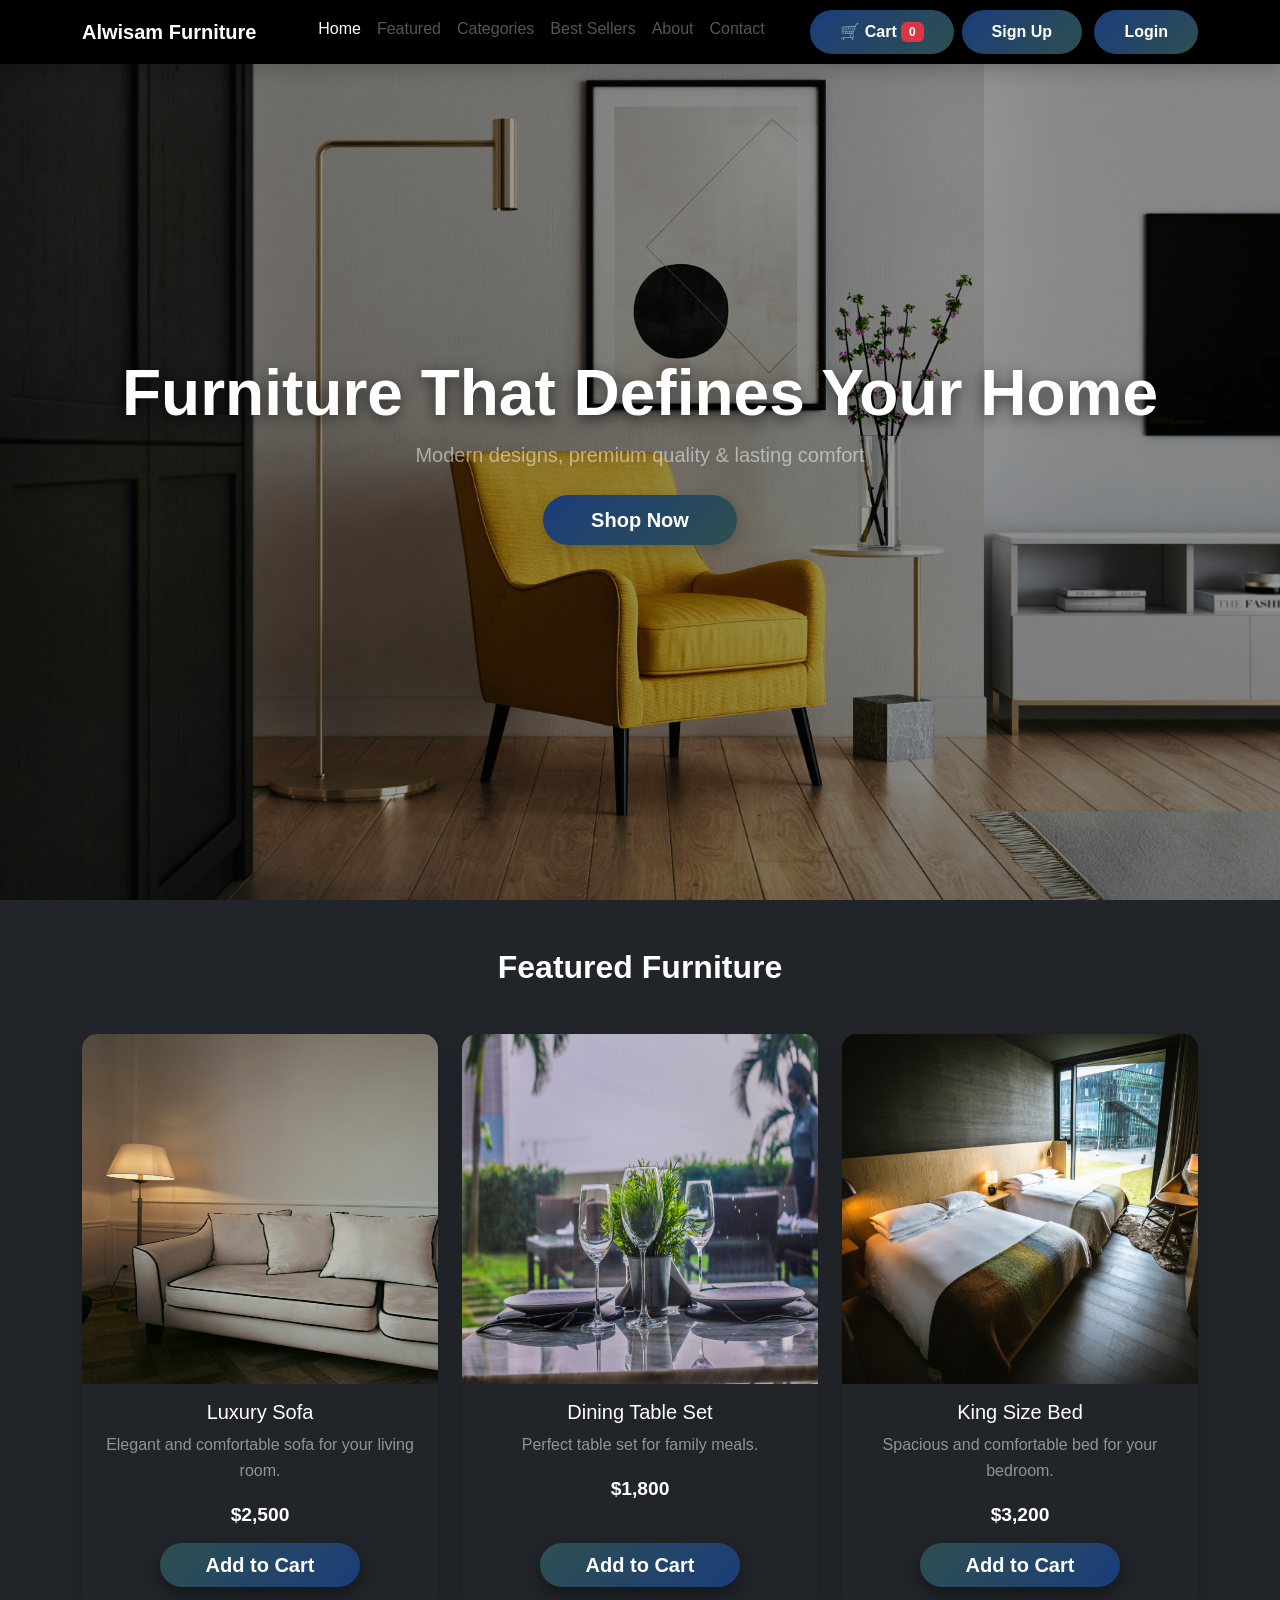
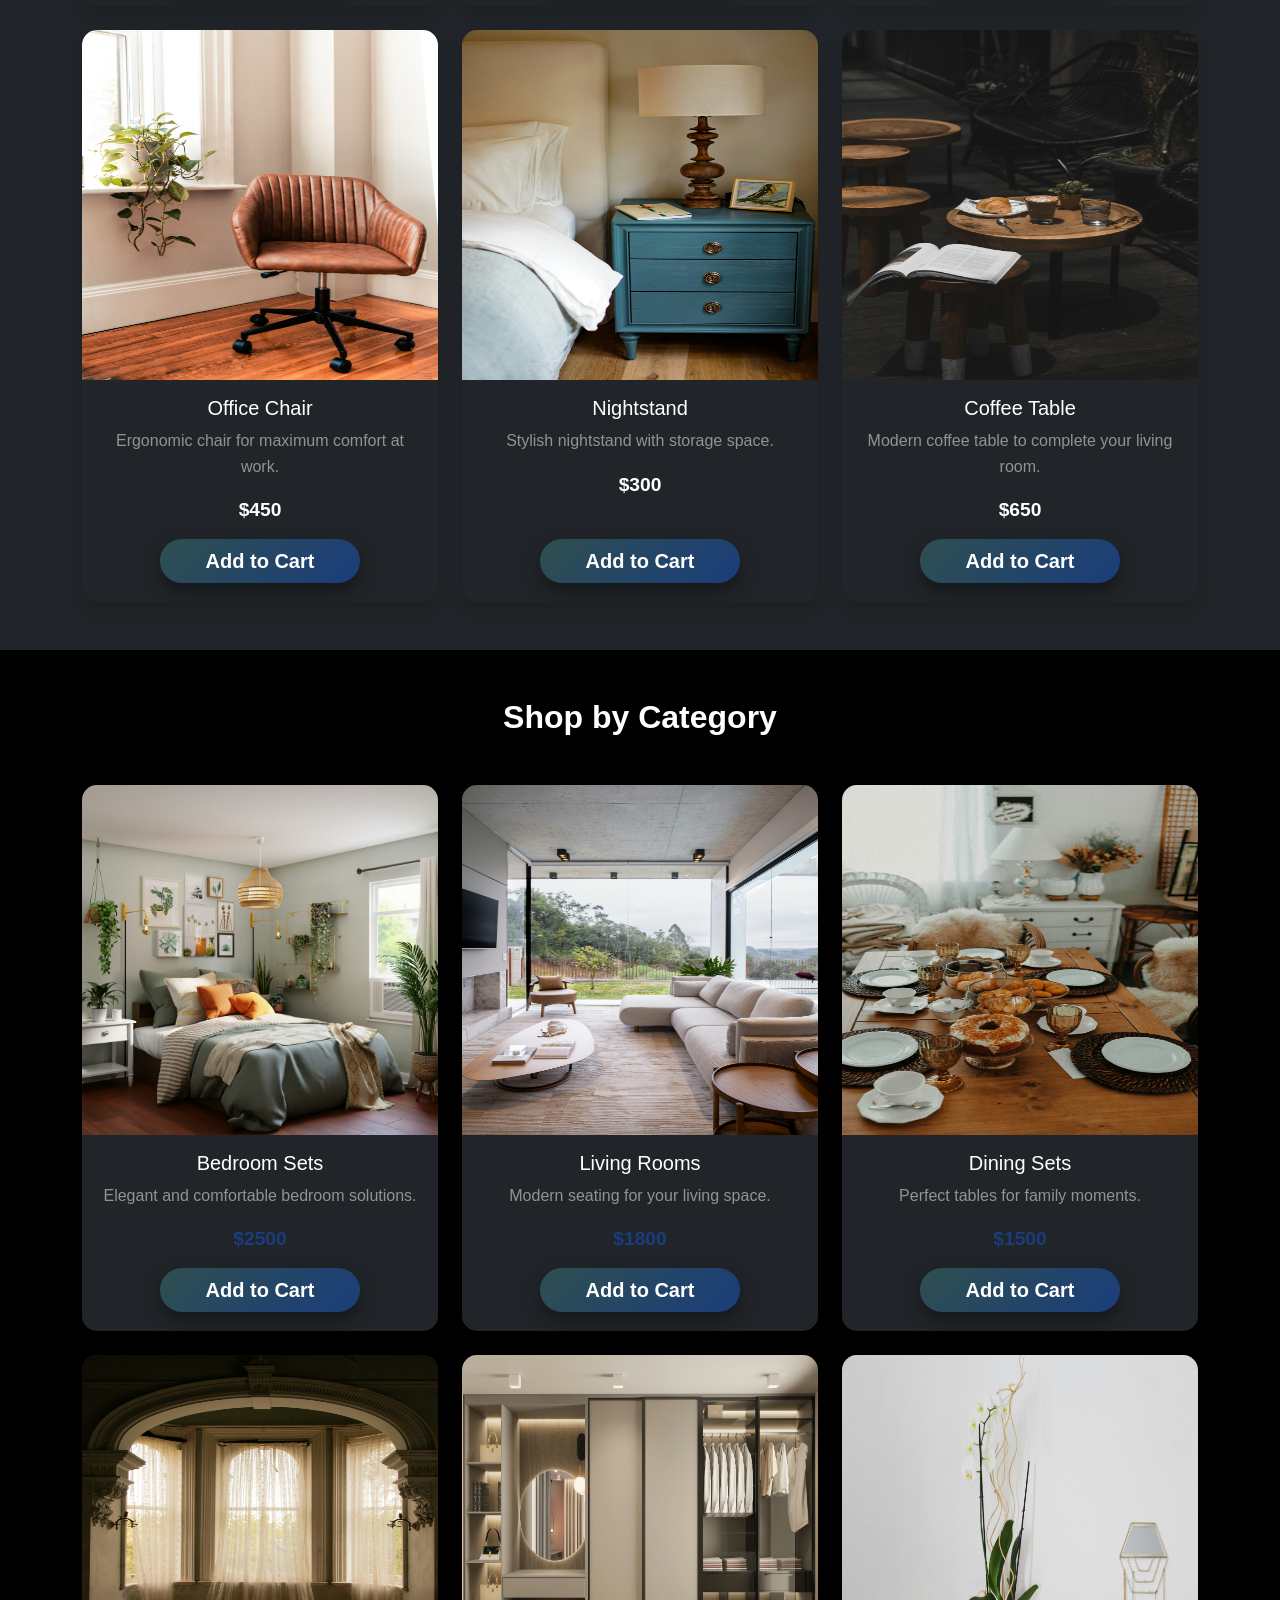
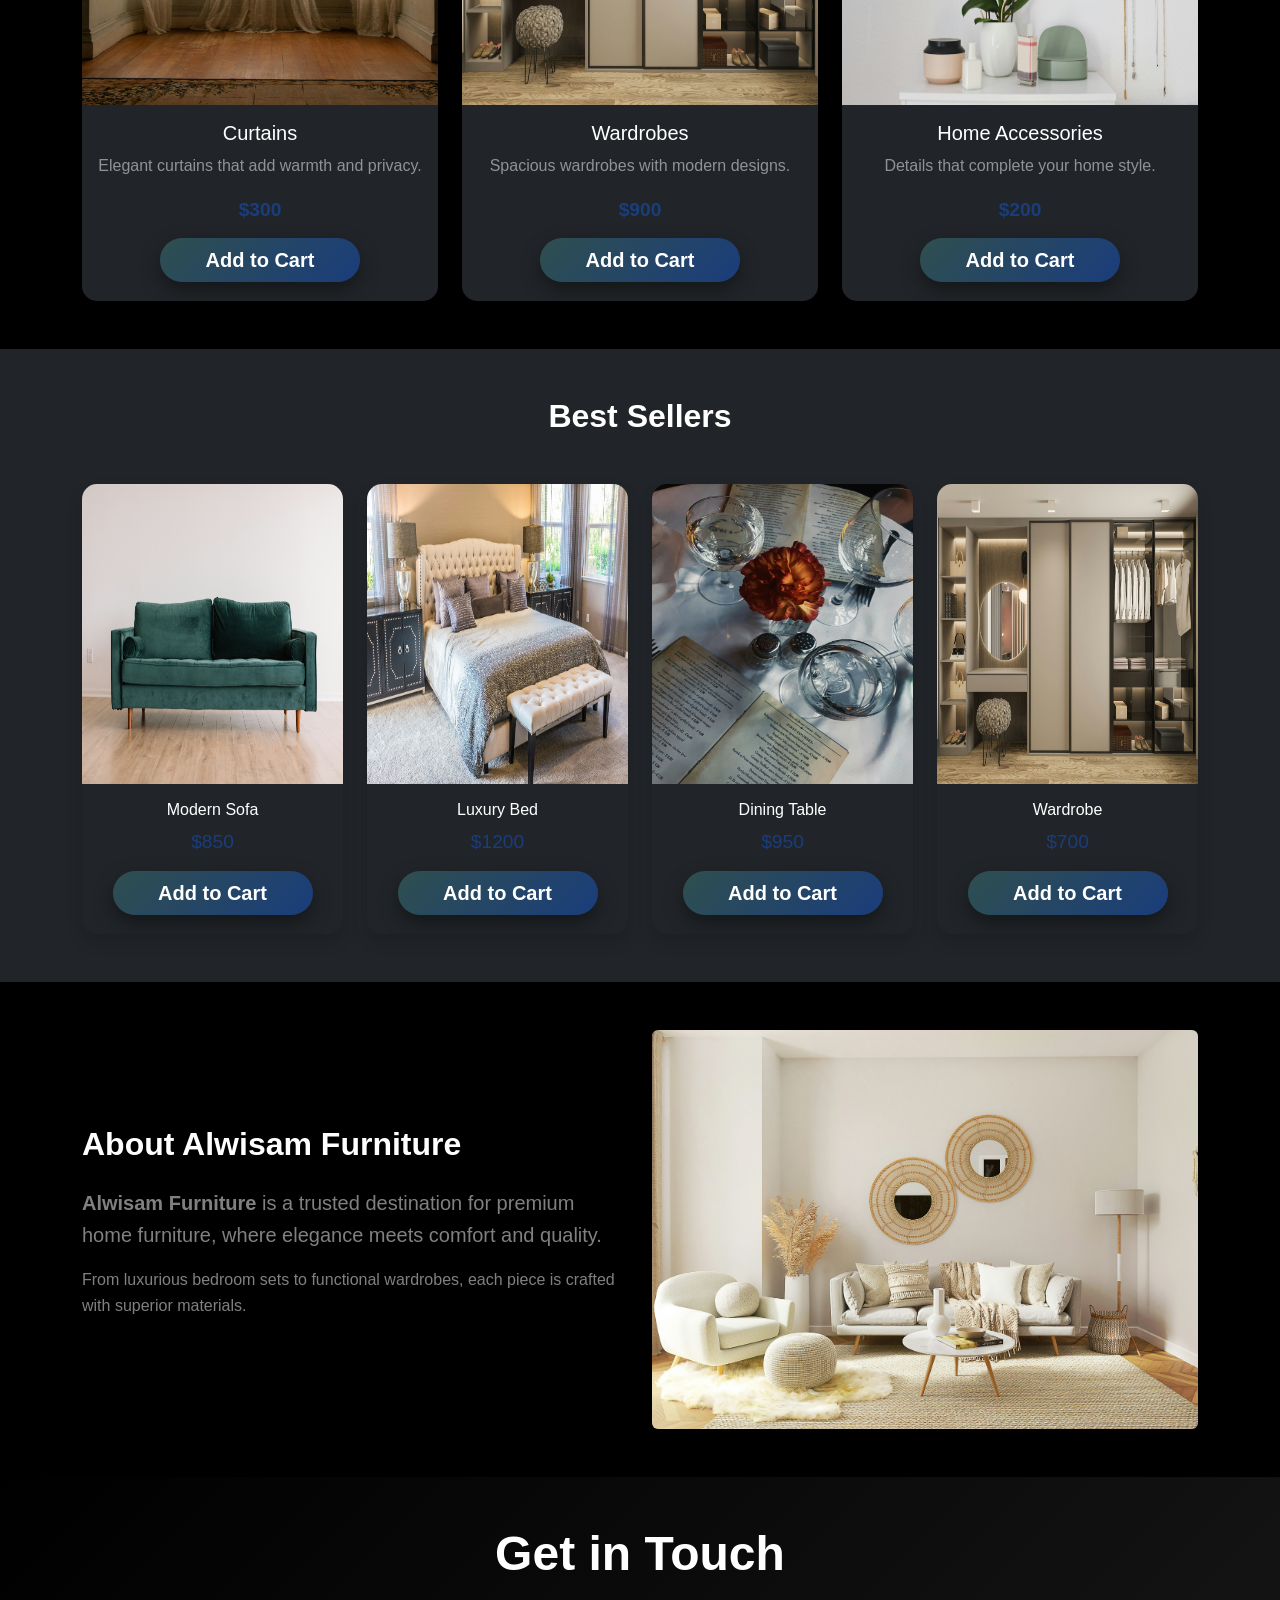
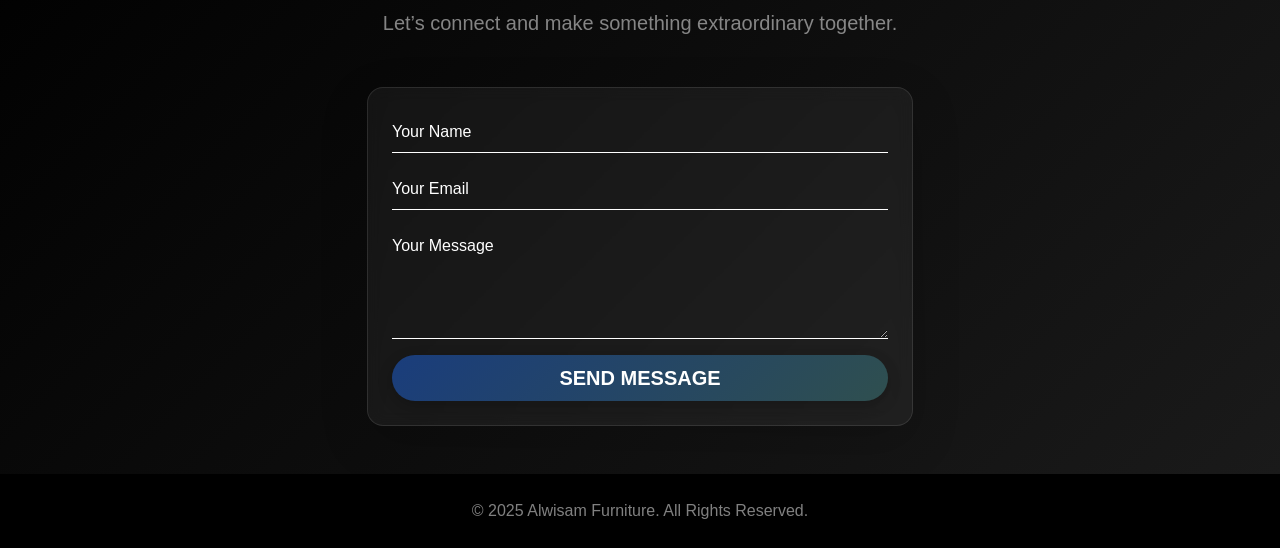
<file: index.html>
<!DOCTYPE html>
<html lang="en">

<head>
    <meta charset="UTF-8">
    <title>Alwisam Furniture</title>
    <meta name="viewport" content="width=device-width, initial-scale=1.0">

    <!-- Bootstrap -->
    <link href="https://cdn.jsdelivr.net/npm/bootstrap@5.3.2/dist/css/bootstrap.min.css" rel="stylesheet">
    <link rel="stylesheet" href="style/style.css">
</head>

<body class="bg-dark text-white">

    <!--  NAVBAR  -->
    <nav class="navbar navbar-expand-lg navbar-dark bg-black fixed-top shadow">
        <div class="container">
            <a class="navbar-brand fw-bold" href="#">Alwisam Furniture</a>
            <button class="navbar-toggler" type="button" data-bs-toggle="collapse" data-bs-target="#navbarNav">
                <span class="navbar-toggler-icon"></span>
            </button>

            <div class="collapse navbar-collapse" id="navbarNav">
                <ul class="navbar-nav mx-auto">
                    <li class="nav-item"><a class="nav-link active" href="#">Home</a></li>
                    <li class="nav-item"><a class="nav-link" href="#featured">Featured</a></li>
                    <li class="nav-item"><a class="nav-link" href="#categories">Categories</a></li>
                    <li class="nav-item"><a class="nav-link" href="#best">Best Sellers</a></li>
                    <li class="nav-item"><a class="nav-link" href="#about">About</a></li>
                    <li class="nav-item"><a class="nav-link" href="#contact">Contact</a></li>
                </ul>

                <div class="d-flex align-items-center">

                    <a href="cart.html" class="btn btn-outline-light me-2">
                        🛒 Cart <span class="badge bg-danger">0</span>
                    </a>

                    <div id="authButtons">
                        <a href="signup.html" class="btn btn-outline-light me-2">Sign Up</a>
                        <a href="login.html" class="btn btn-primary text-white">Login</a>
                    </div>

                    <div id="userBox" class="d-none text-white fw-bold">
                        👤 <span id="usernameDisplay"></span>
                        <a href="#" class="text-danger ms-2" onclick="logout()">Logout</a>
                    </div>

                </div>

            </div>
        </div>
    </nav>


    <!--  HERO  -->
    <header class="hero vh-100 d-flex align-items-center text-center">
        <div class="container">
            <h1 class="display-3 fw-bold">Furniture That Defines Your Home</h1>
            <p class="lead text-white-50 mb-4">Modern designs, premium quality & lasting comfort</p>
            <a href="#categories" class="btn btn-outline-light btn-lg px-5">Shop Now</a>
        </div>
    </header>

    <!--  FEATURED FURNITURE  -->
    <section id="featured" class="py-5 bg-dark">
        <div class="container text-center">
            <h2 class="fw-bold mb-5 text-white">Featured Furniture</h2>
            <div class="row g-4">

                <!-- Luxury Sofa -->
                <div class="col-md-4">
                    <div class="card bg-dark border-0 shadow h-100">
                        <img src="images/Luxury Sofa.jpg" class="card-img-top" height="350" alt="Luxury Sofa">
                        <div class="card-body d-flex flex-column position-relative">
                            <h5 class="card-title text-white">Luxury Sofa</h5>
                            <p class="text-white-50">Elegant and comfortable sofa for your living room.</p>
                            <p class="price fw-bold mb-3 text-white">$2,500</p>
                            <button class="btn add-to-cart btn-add-cart mt-auto" data-name="Luxury Sofa"
                                data-price="2500">
                                Add to Cart
                            </button>
                        </div>
                    </div>
                </div>

                <!-- Dining Table Set -->
                <div class="col-md-4">
                    <div class="card bg-dark border-0 shadow h-100">
                        <img src="images/Dining Table Set.jpg" class="card-img-top" height="350" alt="Dining Table Set">
                        <div class="card-body d-flex flex-column position-relative">
                            <h5 class="card-title text-white">Dining Table Set</h5>
                            <p class="text-white-50">Perfect table set for family meals.</p>
                            <p class="price fw-bold mb-3 text-white">$1,800</p>
                            <button class="btn add-to-cart btn-add-cart mt-auto" data-name="Dining Table Set"
                                data-price="1800">
                                Add to Cart
                            </button>
                        </div>
                    </div>
                </div>

                <!-- King Size Bed -->
                <div class="col-md-4">
                    <div class="card bg-dark border-0 shadow h-100">
                        <img src="images/King Size Bed.jpg" class="card-img-top" height="350" alt="King Size Bed">
                        <div class="card-body d-flex flex-column position-relative">
                            <h5 class="card-title text-white">King Size Bed</h5>
                            <p class="text-white-50">Spacious and comfortable bed for your bedroom.</p>
                            <p class="price fw-bold mb-3 text-white">$3,200</p>
                            <button class="btn add-to-cart btn-add-cart mt-auto" data-name="King Size Bed"
                                data-price="3200">
                                Add to Cart
                            </button>
                        </div>
                    </div>
                </div>

                <!-- Office Chair -->
                <div class="col-md-4">
                    <div class="card bg-dark border-0 shadow h-100">
                        <img src="images/Office Chair.jpg" class="card-img-top" height="350" alt="Office Chair">
                        <div class="card-body d-flex flex-column position-relative">
                            <h5 class="card-title text-white">Office Chair</h5>
                            <p class="text-white-50">Ergonomic chair for maximum comfort at work.</p>
                            <p class="price fw-bold mb-3 text-white">$450</p>
                            <button class="btn add-to-cart btn-add-cart mt-auto" data-name="Office Chair"
                                data-price="450">
                                Add to Cart
                            </button>
                        </div>
                    </div>
                </div>

                <!-- Nightstand -->
                <div class="col-md-4">
                    <div class="card bg-dark border-0 shadow h-100">
                        <img src="images/Nightstand.jpg" class="card-img-top" height="350" alt="Nightstand">
                        <div class="card-body d-flex flex-column position-relative">
                            <h5 class="card-title text-white">Nightstand</h5>
                            <p class="text-white-50">Stylish nightstand with storage space.</p>
                            <p class="price fw-bold mb-3 text-white">$300</p>
                            <button class="btn add-to-cart btn-add-cart mt-auto" data-name="Nightstand"
                                data-price="300">
                                Add to Cart
                            </button>
                        </div>
                    </div>
                </div>

                <!-- Coffee Table -->
                <div class="col-md-4">
                    <div class="card bg-dark border-0 shadow h-100">
                        <img src="images/Coffee Table.jpg" class="card-img-top" height="350" alt="Coffee Table">
                        <div class="card-body d-flex flex-column position-relative">
                            <h5 class="card-title text-white">Coffee Table</h5>
                            <p class="text-white-50">Modern coffee table to complete your living room.</p>
                            <p class="price fw-bold mb-3 text-white">$650</p>
                            <button class="btn add-to-cart btn-add-cart mt-auto" data-name="Coffee Table"
                                data-price="650">
                                Add to Cart
                            </button>
                        </div>
                    </div>
                </div>

            </div>
        </div>
    </section>

    <!--  CATEGORIES  -->
    <section id="categories" class="py-5 bg-black">
        <div class="container text-center">
            <h2 class="fw-bold mb-5">Shop by Category</h2>
            <div class="row g-4">

                <!-- Bedroom Sets -->
                <div class="col-md-4">
                    <div class="card bg-dark border-0 shadow h-100">
                        <img src="images/spacejoy-nEtpvJjnPVo-unsplash.jpg" class="card-img-top" height="350">
                        <div class="card-body d-flex flex-column position-relative">
                            <h5 class="card-title">Bedroom Sets</h5>
                            <p class="text-white-50">Elegant and comfortable bedroom solutions.</p>
                            <p class="price fw-bold mb-3">$2500</p>
                            <button class="btn add-to-cart btn-add-cart mt-auto" data-name="Bedroom Sets"
                                data-price="2500">
                                Add to Cart
                            </button>
                        </div>
                    </div>
                </div>

                <!-- Living Rooms -->
                <div class="col-md-4">
                    <div class="card bg-dark border-0 shadow h-100">
                        <img src="images/Modern seating for your living space..jpg" class="card-img-top" height="350">
                        <div class="card-body d-flex flex-column position-relative">
                            <h5 class="card-title">Living Rooms</h5>
                            <p class="text-white-50">Modern seating for your living space.</p>
                            <p class="price fw-bold mb-3">$1800</p>
                            <button class="btn add-to-cart btn-add-cart mt-auto" data-name="Living Rooms"
                                data-price="1800">
                                Add to Cart
                            </button>
                        </div>
                    </div>
                </div>

                <!-- Dining Sets -->
                <div class="col-md-4">
                    <div class="card bg-dark border-0 shadow h-100">
                        <img src="images/Perfect tables for family moments..jpg" class="card-img-top" height="350">
                        <div class="card-body d-flex flex-column position-relative">
                            <h5 class="card-title">Dining Sets</h5>
                            <p class="text-white-50">Perfect tables for family moments.</p>
                            <p class="price fw-bold mb-3">$1500</p>
                            <button class="btn add-to-cart btn-add-cart mt-auto" data-name="Dining Sets"
                                data-price="1500">
                                Add to Cart
                            </button>
                        </div>
                    </div>
                </div>

                <!-- Curtains -->
                <div class="col-md-4">
                    <div class="card bg-dark border-0 shadow h-100">
                        <img src="images/Elegant curtains that add warmth and privacy..jpg" class="card-img-top"
                            height="350">
                        <div class="card-body d-flex flex-column position-relative">
                            <h5 class="card-title">Curtains</h5>
                            <p class="text-white-50">Elegant curtains that add warmth and privacy.</p>
                            <p class="price fw-bold mb-3">$300</p>
                            <button class="btn add-to-cart btn-add-cart mt-auto" data-name="Curtains" data-price="300">
                                Add to Cart
                            </button>
                        </div>
                    </div>
                </div>

                <!-- Wardrobes -->
                <div class="col-md-4">
                    <div class="card bg-dark border-0 shadow h-100">
                        <img src="images/Wardrobe.jpg" class="card-img-top" height="350">
                        <div class="card-body d-flex flex-column position-relative">
                            <h5 class="card-title">Wardrobes</h5>
                            <p class="text-white-50">Spacious wardrobes with modern designs.</p>
                            <p class="price fw-bold mb-3">$900</p>
                            <button class="btn add-to-cart btn-add-cart mt-auto" data-name="Wardrobes" data-price="900">
                                Add to Cart
                            </button>
                        </div>
                    </div>
                </div>

                <!-- Home Accessories -->
                <div class="col-md-4">
                    <div class="card bg-dark border-0 shadow h-100">
                        <img src="images/Home Accessories.jpg" class="card-img-top" height="350">
                        <div class="card-body d-flex flex-column position-relative">
                            <h5 class="card-title">Home Accessories</h5>
                            <p class="text-white-50">Details that complete your home style.</p>
                            <p class="price fw-bold mb-3">$200</p>
                            <button class="btn add-to-cart btn-add-cart mt-auto" data-name="Home Accessories"
                                data-price="200">
                                Add to Cart
                            </button>
                        </div>
                    </div>
                </div>

            </div>
        </div>
    </section>

    <!--  BEST SELLERS  -->
    <section id="best" class="py-5">
        <div class="container text-center">
            <h2 class="fw-bold mb-5">Best Sellers</h2>
            <div class="row g-4">

                <div class="col-md-3">
                    <div class="card bg-dark border-0 shadow h-100">
                        <img src="images/Modern Sofa.jpg" class="card-img-top" height="300">
                        <div class="card-body d-flex flex-column">
                            <h6>Modern Sofa</h6>
                            <p class="price mb-3">$850</p>
                            <button class="btn add-to-cart btn-add-cart mt-auto" data-name="Modern Sofa"
                                data-price="850">
                                Add to Cart
                            </button>
                        </div>
                    </div>
                </div>

                <div class="col-md-3">
                    <div class="card bg-dark border-0 shadow h-100">
                        <img src="images/bed.jpg" class="card-img-top" height="300">
                        <div class="card-body d-flex flex-column">
                            <h6>Luxury Bed</h6>
                            <p class="price mb-3">$1200</p>
                            <button class="btn add-to-cart btn-add-cart mt-auto" data-name="Luxury Bed"
                                data-price="1200">
                                Add to Cart
                            </button>
                        </div>
                    </div>
                </div>

                <div class="col-md-3">
                    <div class="card bg-dark border-0 shadow h-100">
                        <img src="images/Dining Tabl.jpg" class="card-img-top" height="300">
                        <div class="card-body d-flex flex-column">
                            <h6>Dining Table</h6>
                            <p class="price mb-3">$950</p>
                            <button class="btn add-to-cart btn-add-cart mt-auto" data-name="Dining Table"
                                data-price="950">
                                Add to Cart
                            </button>
                        </div>
                    </div>
                </div>

                <div class="col-md-3">
                    <div class="card bg-dark border-0 shadow h-100">
                        <img src="images/Wardrobe.jpg" class="card-img-top" height="300">
                        <div class="card-body d-flex flex-column">
                            <h6>Wardrobe</h6>
                            <p class="price mb-3">$700</p>
                            <button class="btn add-to-cart btn-add-cart mt-auto" data-name="Wardrobe" data-price="700">
                                Add to Cart
                            </button>
                        </div>
                    </div>
                </div>

            </div>
        </div>
    </section>

    <!--  ABOUT US  -->
    <section id="about" class="py-5 bg-black">
        <div class="container">
            <div class="row align-items-center">
                <div class="col-md-6 mb-4 mb-md-0">
                    <h2 class="fw-bold mb-4 text-white">About Alwisam Furniture</h2>
                    <p class="text-white-50 fs-5">
                        <strong>Alwisam Furniture</strong> is a trusted destination for premium home furniture,
                        where elegance meets comfort and quality.
                    </p>
                    <p class="text-white-50">From luxurious bedroom sets to functional wardrobes, each piece is crafted
                        with superior materials.</p>
                </div>
                <div class="col-md-6">
                    <img src="images/Furniture.jpg" class="img-fluid rounded shadow" alt="About Alwisam Furniture">
                </div>
            </div>
        </div>
    </section>

    <!--  CONTACT  -->
    <section id="contact" class="py-5" style="background: linear-gradient(135deg, #000000, #1a1a1a); color: #fff;">
        <div class="container text-center position-relative">
            <h2 class="fw-bold mb-4 display-5">Get in Touch</h2>
            <p class="text-white-50 mb-5 fs-5">Let’s connect and make something extraordinary together.</p>

            <div class="row justify-content-center">
                <div class="col-md-8 col-lg-6">
                    <form class="p-4 rounded-4 shadow-lg contact-form">
                        <div class="mb-3">
                            <input type="text" class="form-control custom-input" placeholder="Your Name" required>
                        </div>
                        <div class="mb-3">
                            <input type="email" class="form-control custom-input" placeholder="Your Email" required>
                        </div>
                        <div class="mb-3">
                            <textarea class="form-control custom-input" rows="4" placeholder="Your Message"
                                required></textarea>
                        </div>
                        <button type="submit" class="btn btn-light w-100 py-2 fw-bold btn-send">SEND MESSAGE</button>
                    </form>
                </div>
            </div>
        </div>
    </section>

    <!--  FOOTER  -->
    <footer class="py-4 bg-black text-center">
        <p class="mb-0 text-white-50">©️ 2025 Alwisam Furniture. All Rights Reserved.</p>
    </footer>

    <!-- Bootstrap JS -->
    <script src="https://cdn.jsdelivr.net/npm/bootstrap@5.3.2/dist/js/bootstrap.bundle.min.js"></script>
    <script src="cart.js"></script>
    <script src="index.js"></script>
    <div id="cart-notification"></div>

</body>

</html>
</file>
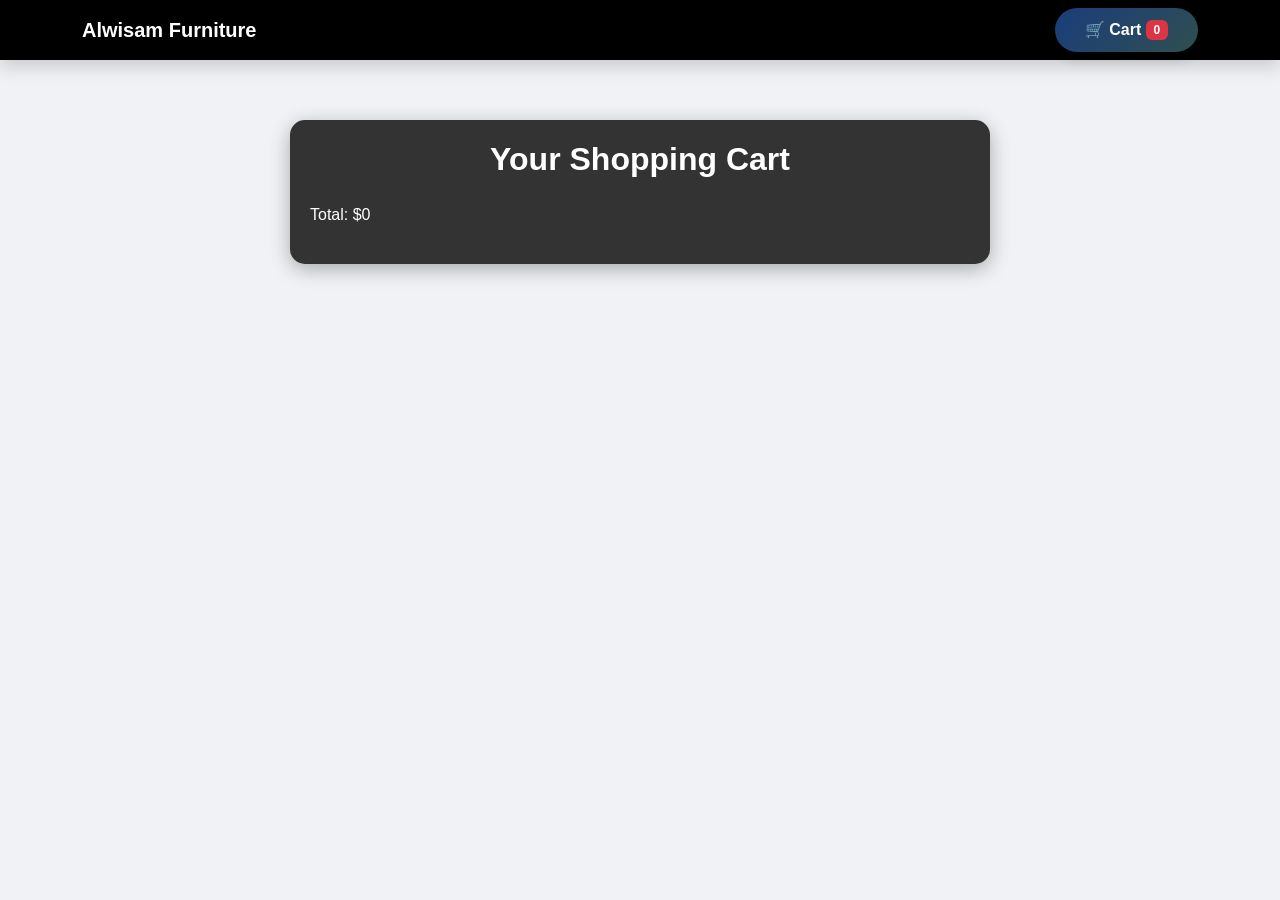
<file: cart.html>
<!DOCTYPE html>
<html lang="en">

<head>
    <meta charset="UTF-8">
    <title>Shopping Cart</title>
    <meta name="viewport" content="width=device-width, initial-scale=1.0">

    <!-- Bootstrap CSS -->
    <link href="https://cdn.jsdelivr.net/npm/bootstrap@5.3.2/dist/css/bootstrap.min.css" rel="stylesheet">
    <link rel="stylesheet" href="style/style.css">
</head>

<body>
    <div id="cart-notification"></div>

    <nav class="navbar navbar-expand-lg navbar-dark bg-black shadow fixed-top">
        <div class="container">
            <a class="navbar-brand fw-bold" href="index.html">Alwisam Furniture</a>
            <a href="cart.html" class="btn btn-outline-light">
                🛒 Cart <span class="badge bg-danger">0</span>
            </a>
        </div>
    </nav>

    <div class="cart-container">
        <h2 class="fw-bold mb-4 text-center">Your Shopping Cart</h2>
        <ul id="cart-items" class="list-unstyled"></ul>
        <p id="cart-total">Total: $0</p>
    </div>

    <script src="cart.js"></script>
</body>

</html>
</file>
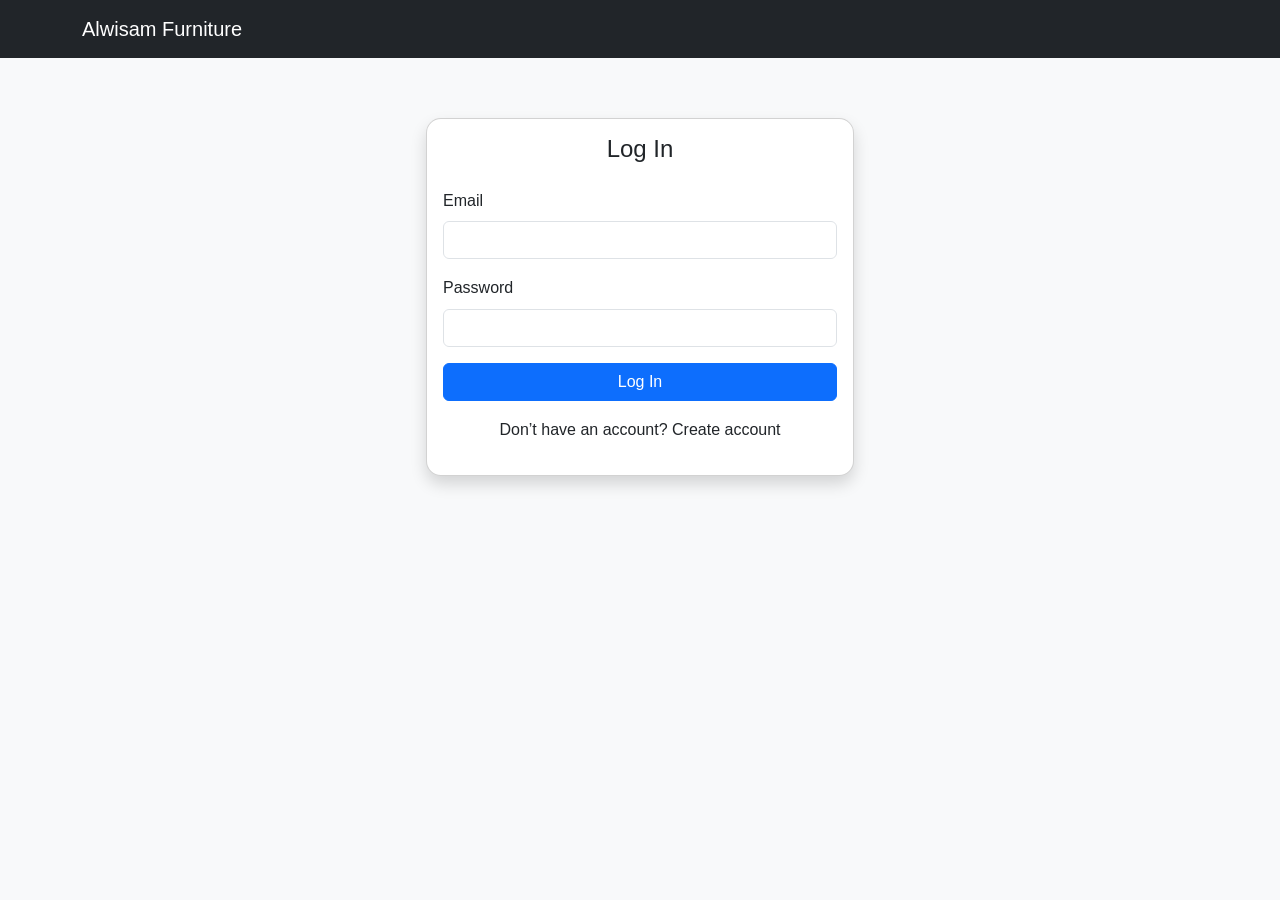
<file: login.html>
<!DOCTYPE html>
<html lang="en">

<head>
    <meta charset="UTF-8">
    <meta name="viewport" content="width=device-width, initial-scale=1.0">
    <title>Log In</title>

    <!-- Bootstrap -->
    <link href="https://cdn.jsdelivr.net/npm/bootstrap@5.3.2/dist/css/bootstrap.min.css" rel="stylesheet">

    <!-- Style -->
    <link rel="stylesheet" href="style/style.css">
</head>

<body class="bg-light">

    <nav class="navbar navbar-expand-lg navbar-dark bg-dark">
        <div class="container">
            <a class="navbar-brand" href="index.html">Alwisam Furniture</a>
        </div>
    </nav>

    <div class="container" style="max-width: 452px; margin-top: 60px;">
        <div class="card shadow">
            <div class="card-body">
                <h4 class="text-center mb-4">Log In</h4>

                <form id="loginForm">
                    <div class="mb-3">
                        <label class="form-label">Email</label>
                        <input type="email" id="loginEmail" class="form-control" required>
                    </div>

                    <div class="mb-3">
                        <label class="form-label">Password</label>
                        <input type="password" id="loginPassword" class="form-control" required>
                    </div>

                    <button class="btn btn-primary w-100" type="submit">Log In</button>
                </form>

                <p class="text-center mt-3">
                    Don’t have an account? <a href="signup.html">Create account</a>
                </p>

            </div>
        </div>
    </div>

    <!-- JS -->
    <script src="login.js"></script>

    <div id="toast" class="toast-message"></div>

    <style>
        .toast-message {
            position: fixed;
            top: 90%;
            left: 50%;
            transform: translate(-50%, -50%);
            background: #333;
            color: #fff;
            padding: 14px 24px;
            border-radius: 8px;
            opacity: 0;
            transition: 0.4s;
            pointer-events: none;
            font-size: 18px;
            text-align: center;
            min-width: 220px;
        }

        .toast-success {
            background: #28a745;
        }

        .toast-error {
            background: #dc3545;
        }
    </style>

    <script>
        function showToast(message, type) {
            const toast = document.getElementById("toast");
            toast.textContent = message;
            toast.className = `toast-message toast-${type}`;
            toast.style.opacity = 1;

            setTimeout(() => {
                toast.style.opacity = 0;
            }, 2500);
        }
    </script>

</body>

</html>
</file>
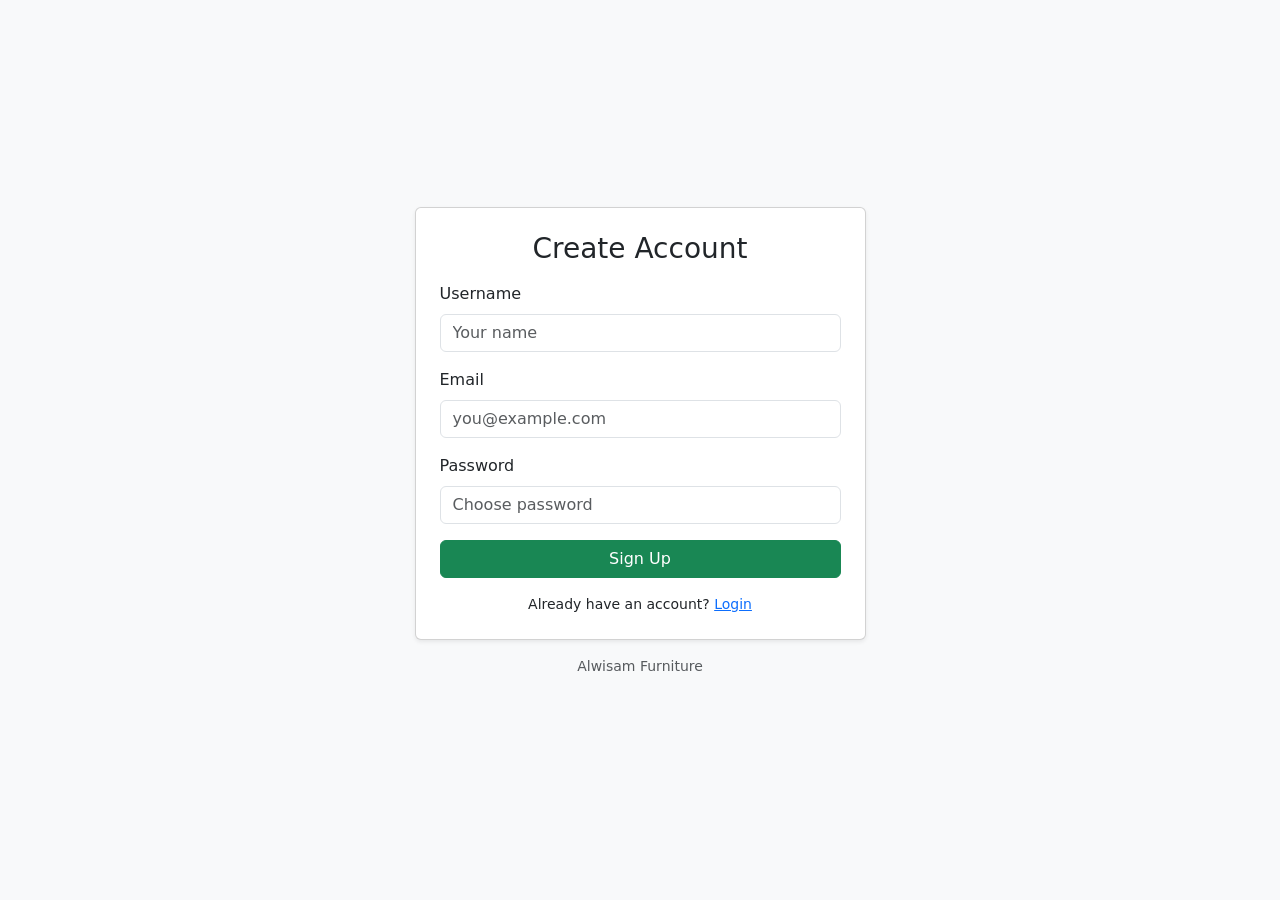
<file: signup.html>
<html lang="en">

<head>
    <meta charset="utf-8" />
    <meta name="viewport" content="width=device-width, initial-scale=1" />
    <title>Sign Up - Demo Shop</title>

    <!-- Bootstrap CSS -->
    <link href="https://cdn.jsdelivr.net/npm/bootstrap@5.3.2/dist/css/bootstrap.min.css" rel="stylesheet" />
</head>

<body class="bg-light">
    <div class="container">
        <div class="row justify-content-center align-items-center vh-100">
            <div class="col-12 col-md-6 col-lg-5">
                <div class="card shadow-sm">
                    <div class="card-body p-4">
                        <h3 class="card-title mb-3 text-center">Create Account</h3>

                        <div id="alertPlaceholder"></div>

                        <form id="signupForm" novalidate>
                            <div class="mb-3">
                                <label class="form-label" for="username">Username</label>
                                <input id="username" name="username" type="text" class="form-control"
                                    placeholder="Your name" required />
                            </div>

                            <div class="mb-3">
                                <label class="form-label" for="email">Email</label>
                                <input id="email" name="email" type="email" class="form-control"
                                    placeholder="you@example.com" required />
                            </div>

                            <div class="mb-3">
                                <label class="form-label" for="password">Password</label>
                                <input id="password" name="password" type="password" class="form-control"
                                    placeholder="Choose password" required />
                            </div>

                            <div class="d-grid">
                                <button type="submit" class="btn btn-success">Sign Up</button>
                            </div>
                        </form>

                        <div class="mt-3 text-center">
                            <small>Already have an account? <a href="login.html">Login</a></small>
                        </div>
                    </div>
                </div>
                <p class="mt-3 text-center small text-muted">Alwisam Furniture</p>
            </div>
        </div>
    </div>

    <!-- Bootstrap JS -->
    <script src="https://cdn.jsdelivr.net/npm/bootstrap@5.3.2/dist/js/bootstrap.bundle.min.js"></script>
    <!-- Signup Logic -->
    <script src="js/signup.js"></script>

    <div id="toast" class="toast-message"></div>

    <style>
        .toast-message {
            position: fixed;
            top: 90%;
            left: 50%;
            transform: translate(-50%, -50%);
            background: #333;
            color: #fff;
            padding: 14px 24px;
            border-radius: 8px;
            opacity: 0;
            transition: 0.4s;
            pointer-events: none;
            font-size: 18px;
            text-align: center;
            min-width: 220px;
        }

        .toast-success {
            background: #28a745;
        }

        .toast-error {
            background: #dc3545;
        }
    </style>

    <script>
        function showToast(message, type) {
            const toast = document.getElementById("toast");
            toast.textContent = message;
            toast.className = `toast-message toast-${type}`;
            toast.style.opacity = 1;

            setTimeout(() => {
                toast.style.opacity = 0;
            }, 2500);
        }
    </script>

</body>

</html>
</file>
<file: style/style.css>
body {
    font-family: 'Segoe UI', Tahoma, Geneva, Verdana, sans-serif;
    background: #f0f2f5;
    color: #333;
    line-height: 1.6;
}

a {
    text-decoration: none;
    color: inherit;
    transition: color 0.3s ease;
}

a:hover {
    color: #1a3d7c;
}

.navbar {
    background: rgba(255, 255, 255, 0.95);
    backdrop-filter: blur(10px);
}

.navbar .nav-link {
    font-weight: 500;
    color: #555;
    position: relative;
}

.navbar .nav-link::after {
    content: '';
    display: block;
    width: 0;
    height: 2px;
    background: #1a3d7c;
    transition: width 0.3s;
    margin-top: 4px;
}

.navbar .nav-link:hover::after {
    width: 100%;
}

.navbar .btn,
.hero .btn,
.btn-remove,
.btn-add-cart {
    border-radius: 50px;
    padding: 10px 30px;
    font-weight: 600;
    background: linear-gradient(135deg, #1a3d7c, #2f4f4f);
    color: #fff;
    border: none;
    cursor: pointer;
    box-shadow: 0 5px 15px rgba(0, 0, 0, 0.2);
    transition: all 0.4s ease;
}

.navbar .btn:hover,
.hero .btn:hover,
.btn-remove:hover,
.btn-add-cart:hover {
    transform: translateY(-3px) scale(1.05);
    box-shadow: 0 8px 20px rgba(0, 0, 0, 0.3);
    background: linear-gradient(135deg, #2f4f4f, #1a3d7c);
}

.hero {
    background: url('../images/kam-idris-_HqHX3LBN18-unsplash.jpg') center/cover no-repeat;
    position: relative;
    color: #fff;
}

.hero::after {
    content: '';
    position: absolute;
    inset: 0;
    background: rgba(0, 0, 0, 0.4);
}

.hero h1,
.hero p,
.hero .btn {
    position: relative;
    z-index: 1;
}

.hero h1 {
    text-shadow: 0 4px 15px rgba(0, 0, 0, 0.6);
}

.card {
    border-radius: 15px;
    overflow: hidden;
    transition: transform 0.3s, box-shadow 0.3s;
    background: #fff;
    box-shadow: 0 5px 15px rgba(0, 0, 0, 0.1);
    position: relative;
}

.card h5,
h6 {
    color: #fff;
}

.card:hover {
    transform: translateY(-10px);
    box-shadow: 0 10px 25px rgba(0, 0, 0, 0.2);
}

.card .price {
    font-size: 1.2rem;
    color: #1a3d7c;
}

.btn-add-cart,
.btn-send {
    padding: 7px 20px;
    font-size: 20px;
    width: 200px;
    font-weight: 600;
    border-radius: 50px;
    background: linear-gradient(135deg, #1a3d7c, #2f4f4f);
    color: #fff;
    border: none;
    cursor: pointer;
    box-shadow: 0 5px 15px rgba(0, 0, 0, 0.2);
    transition: all 0.4s ease;
    align-self: center;
}

.btn-add-cart,
.btn-send:hover {
    transform: translateY(-3px);
    box-shadow: 0 8px 20px rgba(0, 0, 0, 0.4);
    background: linear-gradient(135deg, #2f4f4f, #1a3d7c);
}

.cart-container {
    max-width: 700px;
    margin: 120px auto 50px;
    padding: 20px;
    background: #333;
    border-radius: 15px;
    color: #fff;
    box-shadow: 0 5px 20px rgba(0, 0, 0, 0.3);
}

#cart-items li {
    display: flex;
    justify-content: space-between;
    padding: 10px;
    border-bottom: 1px solid #555;
    border-radius: 5px;
    margin-bottom: 10px;
}

#cart-notification {
    position: fixed;
    top: 40px;
    left: 50%;
    transform: translate(-50%, -50%);
    background: #1a3d7c;
    color: white;
    padding: 15px 25px;
    border-radius: 10px;
    font-weight: bold;
    display: none;
    opacity: 0;
    z-index: 9999;
    transition: opacity 0.5s;
    text-align: center;
}

.contact-form {
    background: rgba(255, 255, 255, 0.05);
    backdrop-filter: blur(8px);
    border: 1px solid rgba(255, 255, 255, 0.1);
}

.custom-input {
    color: #fff;
    background: transparent;
    border: 0;
    border-bottom: 1px solid #fff;
    border-radius: 0;
    padding: 8px 0;
    transition: none;
}

.custom-input::placeholder {
    color: #fff;
    opacity: 1;
}

.custom-input:focus {
    outline: none;
    box-shadow: none;
    border-bottom: 1px solid #fff;
    background: transparent;
    color: #fff;
}
</file>
